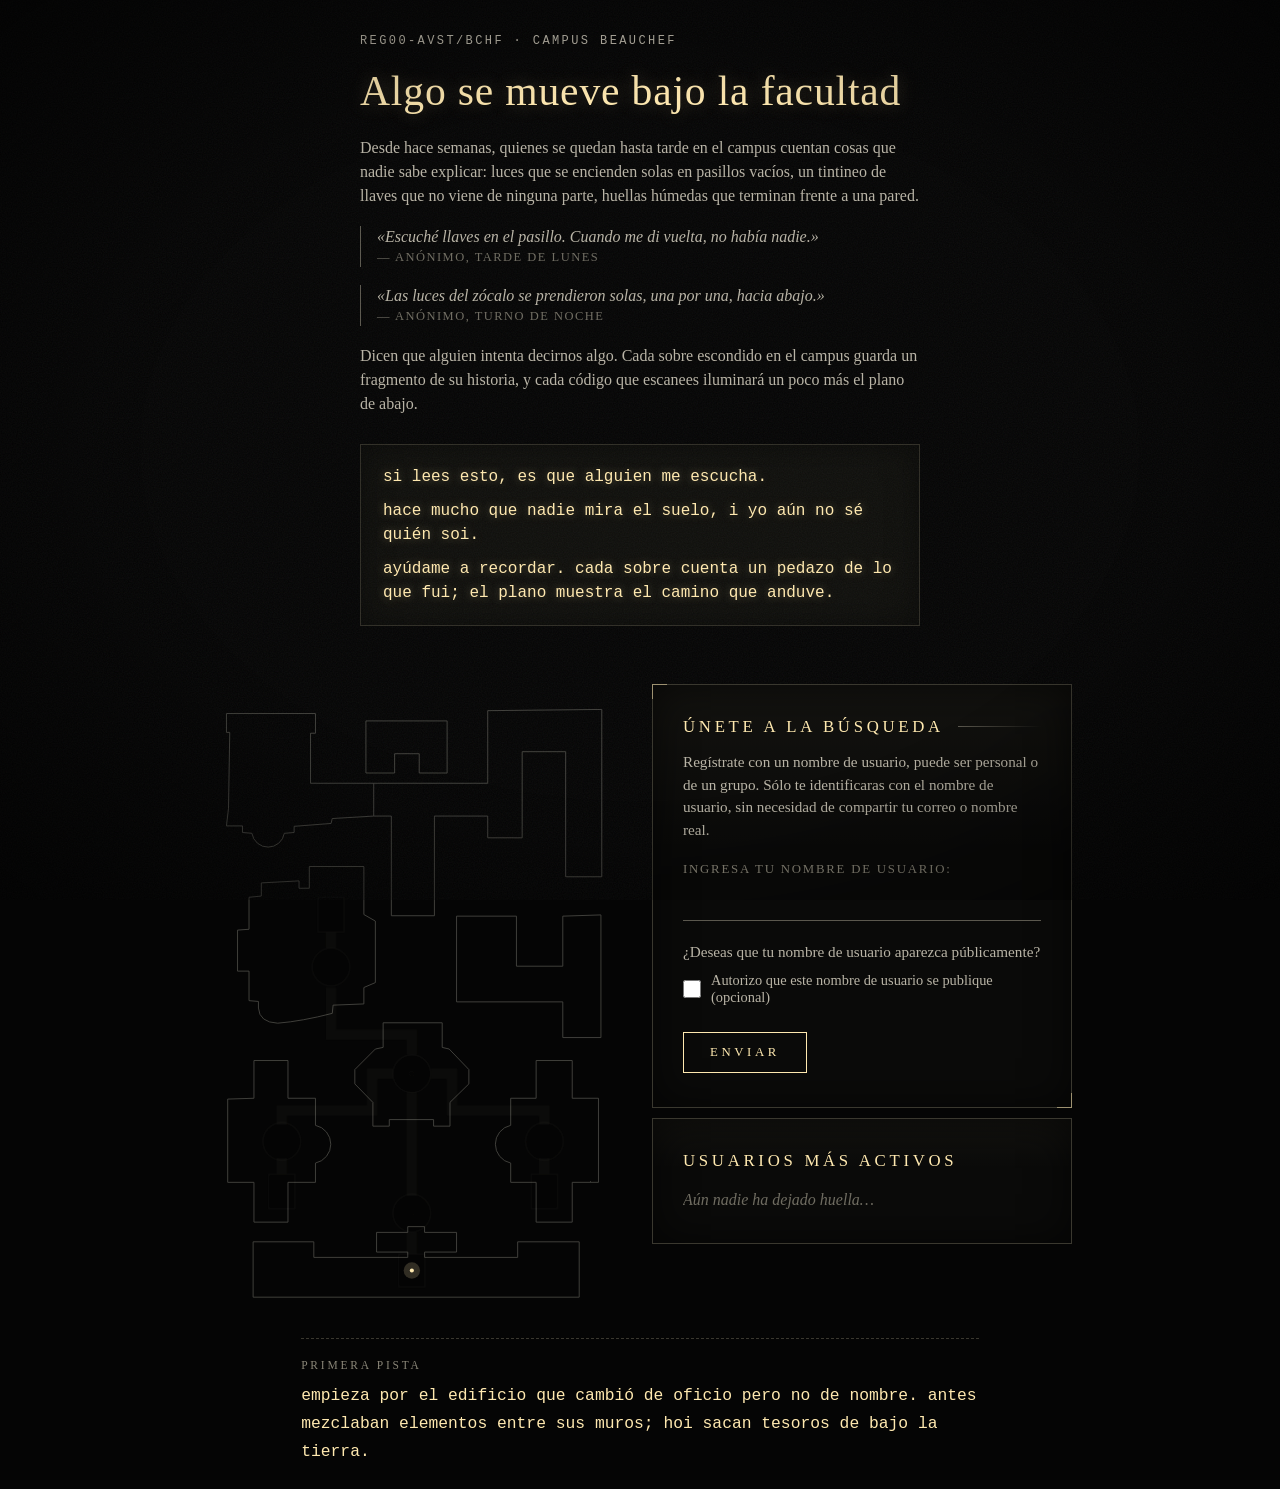
<file: index.html>
<!DOCTYPE html>
<html lang="es">

<head>
  <meta http-equiv="content-type" content="text/html; charset=UTF-8">
  <meta charset="utf-8">
  <meta name="viewport" content="width=device-width,initial-scale=1">
  <title>N0-DC/FC</title>
  <link rel="stylesheet" href="estilo.css">
</head>

<body>
  <section class="intro">
    <p class="registro">REG00-AVST/BCHF · Campus Beauchef</p>
    <h1>Algo se mueve bajo la facultad</h1>
    <p>
      Desde hace semanas, quienes se quedan hasta tarde en el campus cuentan cosas que nadie sabe explicar: luces que
      se encienden solas en pasillos vacíos, un tintineo de llaves que no viene de ninguna parte, huellas húmedas que
      terminan frente a una pared.
    </p>
    <blockquote>
      «Escuché llaves en el pasillo. Cuando me di vuelta, no había nadie.»
      <cite>anónimo, tarde de lunes</cite>
    </blockquote>
    <blockquote>
      «Las luces del zócalo se prendieron solas, una por una, hacia abajo.»
      <cite>anónimo, turno de noche</cite>
    </blockquote>
    <p>
      Dicen que alguien intenta decirnos algo. Cada sobre escondido en el campus guarda un fragmento de su historia, y
      cada código que escanees iluminará un poco más el plano de abajo.
    </p>
    <div class="fantasma">
      <p>si lees esto, es que alguien me escucha.</p>
      <p>hace mucho que nadie mira el suelo, i yo aún no sé quién soi.</p>
      <p>ayúdame a recordar. cada sobre cuenta un pedazo de lo que fui; el plano muestra el camino que anduve.</p>
    </div>
  </section>
  <div class="mapa">
    <svg xmlns="http://www.w3.org/2000/svg" viewBox="0 0 1024 1536" class="envejecido" data-encendidos="" role="img"
      aria-label="Plano de la red de túneles bajo la facultad">
      <title>IMG00-PLN/BCHF</title>
      <!--
  CÓMO ENCENDER NODOS
  Basta con escribir los números en el atributo del <svg>, separados por espacios:
    <svg data-encendidos="1 3"> ... </svg>   (JS: svg.dataset.encendidos = "1 3")
  Nodos: 1 Química · 2 Física · 3 Edificio Central · 4 Hidráulica/Civil/Geofísica · 5 Entrada (Escuela/Pajarera)
  Estilo de plano antiguo: quitar la clase "envejecido" del <svg> lo desactiva.
  Nivel de oscuridad inicial: cambiar la variable CSS apagado (0 = invisible).
-->
      <defs>
        <filter id="envejecido" x="-2%" y="-2%" width="104%" height="104%">
          <feTurbulence type="fractalNoise" baseFrequency="0.035" numOctaves="2" seed="7" result="r"></feTurbulence>
          <feDisplacementMap in="SourceGraphic" in2="r" scale="3" xChannelSelector="R" yChannelSelector="G" result="d">
          </feDisplacementMap>
          <feGaussianBlur in="d" stdDeviation="1.1"></feGaussianBlur>
        </filter>
      </defs>
      <style>
        svg {
          --apagado: .03
        }

        [data-nodo] {
          opacity: var(--apagado);
          transition: opacity 1.6s ease, filter 1.6s ease
        }

        [data-nodo].i {
          opacity: 0
        }

        svg[data-encendidos~="1"] [data-nodo="1"] {
          opacity: 1
        }

        svg[data-encendidos~="1"] [data-nodo="1"].o,
        svg[data-encendidos~="1"] [data-nodo="1"].c {
          filter: drop-shadow(0 0 5px rgba(255, 235, 185, .55))
        }

        svg[data-encendidos~="2"] [data-nodo="2"] {
          opacity: 1
        }

        svg[data-encendidos~="2"] [data-nodo="2"].o,
        svg[data-encendidos~="2"] [data-nodo="2"].c {
          filter: drop-shadow(0 0 5px rgba(255, 235, 185, .55))
        }

        svg[data-encendidos~="3"] [data-nodo="3"] {
          opacity: 1
        }

        svg[data-encendidos~="3"] [data-nodo="3"].o,
        svg[data-encendidos~="3"] [data-nodo="3"].c {
          filter: drop-shadow(0 0 5px rgba(255, 235, 185, .55))
        }

        svg[data-encendidos~="4"] [data-nodo="4"] {
          opacity: 1
        }

        svg[data-encendidos~="4"] [data-nodo="4"].o,
        svg[data-encendidos~="4"] [data-nodo="4"].c {
          filter: drop-shadow(0 0 5px rgba(255, 235, 185, .55))
        }

        svg[data-encendidos~="5"] [data-nodo="5"] {
          opacity: 1
        }

        svg[data-encendidos~="5"] [data-nodo="5"].o,
        svg[data-encendidos~="5"] [data-nodo="5"].c {
          filter: drop-shadow(0 0 5px rgba(255, 235, 185, .55))
        }

        /* Cuando los cinco nodos están encendidos, las líneas pasan a tonos verdes. */
        svg[data-encendidos~="1"][data-encendidos~="2"][data-encendidos~="3"][data-encendidos~="4"][data-encendidos~="5"] #facultad {
          stroke: #a8f0b5
        }

        svg[data-encendidos~="1"][data-encendidos~="2"][data-encendidos~="3"][data-encendidos~="4"][data-encendidos~="5"] #tuneles [stroke="#d9d4c7"] {
          stroke: #35e879 !important
        }

        svg.envejecido #facultad,
        svg.envejecido #tuneles {
          filter: url(#envejecido)
        }

        #facultad {
          opacity: .55
        }

        #luz-entrada {
          animation: pulso 2.6s ease-in-out infinite
        }

        @keyframes pulso {

          0%,
          100% {
            opacity: .5
          }

          50% {
            opacity: 1
          }
        }

        @media (prefers-reduced-motion:reduce) {
          #luz-entrada {
            animation: none
          }

          [data-nodo] {
            transition: none
          }
        }
      </style>
      <rect width="1024" height="1536" fill="#050505"></rect>
      <g id="facultad" fill="none" stroke="#7c7a72" stroke-width="2.2" stroke-linejoin="round">
        <path
          d="M45,72 L262,72 L262,120 L250,120 L250,242 L682,242 L682,65 L960,62 L960,470 L872,470 L872,165 L766,165 L766,375 L682,375 L682,322 L552,322 L552,565 L447,565 L447,322 L404,322 L303,328 L300,340 L210,347 L210,362 L186,364 A40,40 0 0 1 107,364 L84,362 L84,346 L45,346 L50,303 L53,118 L45,118 Z">
        </path>
        <path d="M404,242 L404,322"></path>
        <path d="M385,90 L583,90 L583,217 L515,217 L515,170 L455,170 L455,217 L385,217 Z"></path>
        <path
          d="M247,445 L380,445 L380,562 L408,578 L408,728 L380,740 L380,780 L305,783 L303,803 Q230,822 170,827 Q125,825 123,790 L123,774 L100,772 L100,700 L72,700 L72,600 L100,598 L100,520 L130,517 L130,485 L222,480 L222,498 L247,498 Z">
        </path>
        <path d="M606,566 L752,566 L752,688 L865,688 L865,566 L958,563 L958,862 L865,862 L865,775 L606,775 Z"></path>
        <path
          d="M427,826 L571,826 L571,886 L588,890 L636,940 L636,975 L590,1020 L590,1078 L550,1078 L550,1062 L442,1062 L442,1078 L402,1078 L402,1020 L358,975 L358,940 L408,890 L427,886 Z">
        </path>
        <path
          d="M112,918 L195,918 L195,1010 L262,1010 L262,1076 A47,47 0 0 1 262,1168 L262,1215 L195,1215 L195,1312 L112,1312 L112,1215 L48,1215 L48,1012 L112,1010 Z">
        </path>
        <path
          d="M800,918 L888,918 L888,1010 L952,1010 L952,1215 L888,1215 L888,1312 L800,1312 L800,1215 L738,1215 L738,1168 A47,47 0 0 1 738,1076 L738,1010 L800,1010 Z">
        </path>
        <path
          d="M110,1360 L258,1360 L258,1398 L487,1398 L487,1385 L411,1385 L411,1337 L487,1337 L487,1323 L528,1323 L528,1337 L606,1337 L606,1385 L528,1385 L528,1398 L755,1398 L755,1360 L905,1360 L905,1495 L110,1495 Z">
        </path>
      </g>
      <g id="tuneles">
        <g id="paredes">
          <path class="o" data-nodo="1" d="M543,950 L595,950 L595,1040 L820,1040 L820,1075" fill="none" stroke="#d9d4c7"
            stroke-width="26"></path>
          <path class="o" data-nodo="1" d="M820,1155 L820,1195" fill="none" stroke="#d9d4c7" stroke-width="26"></path>
          <path class="o" data-nodo="2" d="M451,950 L400,950 L400,1040 L180,1040 L180,1075" fill="none" stroke="#d9d4c7"
            stroke-width="26"></path>
          <path class="o" data-nodo="2" d="M180,1155 L180,1195" fill="none" stroke="#d9d4c7" stroke-width="26"></path>
          <path class="o" data-nodo="4" d="M497,904 L497,855 L300,855 L300,740" fill="none" stroke="#d9d4c7"
            stroke-width="26"></path>
          <path class="o" data-nodo="4" d="M300,644 L300,605" fill="none" stroke="#d9d4c7" stroke-width="26"></path>
          <path class="o" data-nodo="5" d="M497,996 L497,1248" fill="none" stroke="#d9d4c7" stroke-width="26"></path>
          <path class="o" data-nodo="5" d="M497,1336 L497,1390" fill="none" stroke="#d9d4c7" stroke-width="26"></path>
        </g>
        <g id="suelo">
          <path class="i" data-nodo="1" d="M543,950 L595,950 L595,1040 L820,1040 L820,1075" fill="none" stroke="#000"
            stroke-width="18"></path>
          <path class="i" data-nodo="1" d="M820,1155 L820,1195" fill="none" stroke="#000" stroke-width="18"></path>
          <path class="i" data-nodo="2" d="M451,950 L400,950 L400,1040 L180,1040 L180,1075" fill="none" stroke="#000"
            stroke-width="18"></path>
          <path class="i" data-nodo="2" d="M180,1155 L180,1195" fill="none" stroke="#000" stroke-width="18"></path>
          <path class="i" data-nodo="4" d="M497,904 L497,855 L300,855 L300,740" fill="none" stroke="#000"
            stroke-width="18"></path>
          <path class="i" data-nodo="4" d="M300,644 L300,605" fill="none" stroke="#000" stroke-width="18"></path>
          <path class="i" data-nodo="5" d="M497,996 L497,1248" fill="none" stroke="#000" stroke-width="18"></path>
          <path class="i" data-nodo="5" d="M497,1336 L497,1390" fill="none" stroke="#000" stroke-width="18"></path>
        </g>
        <g id="camaras">
          <g class="c" data-nodo="1">
            <circle cx="820" cy="1115" r="46" fill="#000" stroke="#d9d4c7" stroke-width="4"></circle>
            <circle cx="820" cy="1115" r="38" fill="none" stroke="#d9d4c7" stroke-width="1.4" opacity=".7"></circle>
          </g>
          <g class="c" data-nodo="1">
            <rect x="788" y="1195" width="64" height="84" fill="#000" stroke="#d9d4c7" stroke-width="4"></rect>
            <g stroke="#d9d4c7" stroke-width="1.6">
              <line x1="795" x2="845" y1="1271" y2="1271"></line>
              <line x1="795" x2="845" y1="1264" y2="1264"></line>
              <line x1="795" x2="845" y1="1257" y2="1257"></line>
              <line x1="795" x2="845" y1="1250" y2="1250"></line>
              <line x1="795" x2="845" y1="1243" y2="1243"></line>
              <line x1="795" x2="845" y1="1236" y2="1236"></line>
            </g>
          </g>
          <g class="c" data-nodo="2">
            <circle cx="180" cy="1115" r="46" fill="#000" stroke="#d9d4c7" stroke-width="4"></circle>
            <circle cx="180" cy="1115" r="38" fill="none" stroke="#d9d4c7" stroke-width="1.4" opacity=".7"></circle>
          </g>
          <g class="c" data-nodo="2">
            <rect x="148" y="1195" width="64" height="84" fill="#000" stroke="#d9d4c7" stroke-width="4"></rect>
            <g stroke="#d9d4c7" stroke-width="1.6">
              <line x1="155" x2="205" y1="1271" y2="1271"></line>
              <line x1="155" x2="205" y1="1264" y2="1264"></line>
              <line x1="155" x2="205" y1="1257" y2="1257"></line>
              <line x1="155" x2="205" y1="1250" y2="1250"></line>
              <line x1="155" x2="205" y1="1243" y2="1243"></line>
              <line x1="155" x2="205" y1="1236" y2="1236"></line>
            </g>
          </g>
          <g class="c" data-nodo="3">
            <circle cx="497" cy="950" r="46" fill="#000" stroke="#d9d4c7" stroke-width="4"></circle>
            <circle cx="497" cy="950" r="38" fill="none" stroke="#d9d4c7" stroke-width="1.4" opacity=".7"></circle>
            <circle cx="497" cy="950" r="6" fill="none" stroke="#d9d4c7" stroke-width="1.6"></circle>
          </g>
          <g class="c" data-nodo="4">
            <circle cx="300" cy="690" r="46" fill="#000" stroke="#d9d4c7" stroke-width="4"></circle>
            <circle cx="300" cy="690" r="38" fill="none" stroke="#d9d4c7" stroke-width="1.4" opacity=".7"></circle>
          </g>
          <g class="c" data-nodo="4">
            <rect x="268" y="520" width="64" height="85" fill="#000" stroke="#d9d4c7" stroke-width="4"></rect>
            <g stroke="#d9d4c7" stroke-width="1.6">
              <line x1="275" x2="325" y1="528" y2="528"></line>
              <line x1="275" x2="325" y1="535" y2="535"></line>
              <line x1="275" x2="325" y1="542" y2="542"></line>
              <line x1="275" x2="325" y1="549" y2="549"></line>
              <line x1="275" x2="325" y1="556" y2="556"></line>
              <line x1="275" x2="325" y1="563" y2="563"></line>
            </g>
          </g>
          <g class="c" data-nodo="5">
            <circle cx="497" cy="1290" r="46" fill="#000" stroke="#d9d4c7" stroke-width="4"></circle>
            <circle cx="497" cy="1290" r="38" fill="none" stroke="#d9d4c7" stroke-width="1.4" opacity=".7"></circle>
            <circle cx="497" cy="1290" r="6" fill="none" stroke="#d9d4c7" stroke-width="1.6"></circle>
          </g>
          <g class="c" data-nodo="5">
            <rect x="465" y="1390" width="64" height="80" fill="#000" stroke="#d9d4c7" stroke-width="4"></rect>
            <g stroke="#d9d4c7" stroke-width="1.6">
              <line x1="472" x2="522" y1="1462" y2="1462"></line>
              <line x1="472" x2="522" y1="1455" y2="1455"></line>
              <line x1="472" x2="522" y1="1448" y2="1448"></line>
              <line x1="472" x2="522" y1="1441" y2="1441"></line>
              <line x1="472" x2="522" y1="1434" y2="1434"></line>
              <line x1="472" x2="522" y1="1427" y2="1427"></line>
            </g>
          </g>
        </g>
      </g>
      <g id="luz-entrada">
        <circle cx="497" cy="1430" r="20" fill="#ffe9b0" opacity=".18"></circle>
        <circle cx="497" cy="1430" r="5" fill="#ffe9b0"></circle>
      </g>
    </svg>
  </div>
  <div class="panel">
    <form action="" method="post">
      <h2>Únete a la Búsqueda</h2>
      <p>
        Regístrate con un nombre de usuario, puede ser personal o de un grupo. Sólo te identificaras con el nombre de
        usuario, sin necesidad de compartir tu correo o nombre real.
      </p>
      <fieldset>
        <label for="username">Ingresa tu nombre de usuario:</label>
        <input id="username" type="text" name="username">
      </fieldset>
      <fieldset>
        <p>
          ¿Deseas que tu nombre de usuario aparezca públicamente?
        </p>
        <input id="permiso" type="checkbox" name="permiso">
        <label for="permiso">Autorizo que este nombre de usuario se publique (opcional)</label>
      </fieldset>
      <button>Enviar</button>
    </form>
    <div class="lista">
      <h2>Usuarios Más Activos</h2>
      <ol id="ranking"></ol>
    </div>
  </div>
  <div class="pista">
    <p class="etiqueta">Primera pista</p>
    <p>
      empieza por el edificio que cambió de oficio pero no de nombre. antes mezclaban elementos entre sus muros; hoi
      sacan tesoros de bajo la tierra.
    </p>
  </div>
  <script>
    const form = document.querySelector('form');
    form.addEventListener('submit', async e => {
      e.preventDefault();
      const username = form.username.value.trim().toLowerCase();
      if (!username) return;
      const data = new FormData();
      data.append('entry.491286071', username)
      if (form.permiso.checked) data.append('entry.887223705', 'si')
      await fetch('https://docs.google.com/forms/d/e/1FAIpQLScxYcImJv9_U4jmaB3Trth28m4rEBAxarH-VRDaRo4kZ8N23w/formResponse', {
        method: 'POST', mode: "no-cors", body: data
      });
      form.innerHTML = '<h2>Registro efectuado</h2><div class="fantasma"><p>nos vemos pronto...</p></div>';
    });

    const URL_EXEC = 'https://script.google.com/macros/s/AKfycbyQdV2jBFNyTV53gH-cZ4pWFwvyzVG-Ixjv7jdnIkvTS9vfE_5mOhrflKRkcd3DfwSB/exec';
    async function actualizarRanking() {
      const { ranking, contador } = await (await fetch(URL_EXEC)).json();
      document.querySelector('#ranking').replaceChildren(
        ...ranking.slice(1).map(([usuario, nodos]) => {
          const li = document.createElement('li');
          const nombre = document.createElement('span');
          nombre.className = 'nombre';
          nombre.textContent = usuario;
          const avance = document.createElement('span');
          avance.className = 'nodos';
          avance.textContent = `${nodos}/5`;
          if (Number(nodos) >= 5) li.classList.add('completo');
          li.append(nombre, avance);
          return li;
        })
      );

      var nodos = '', i = 1;
      contador.slice(1).forEach(([nodo, n]) => {
        if (n > 0) nodos += `${i} `;
        i++;
      });
      document.querySelector('svg').setAttribute('data-encendidos', nodos.trimEnd());

      if (nodos === '1 2 3 4 5 ') {
        document.querySelector('.pista').innerHTML = '<p id="victoria">Historia encontrada. Gracias por tu participación</p><p>Si tienes tiempo, responde nuestra <a href="https://forms.gle/YfL4CNswQJ6LALZTA" class="link">encuesta de salida</a> y visita el <a href="https://gran-republica.vercel.app/" class="link">landing page</a> de nuestro proyecto.</p>';
      }
    }
    actualizarRanking(); setInterval(actualizarRanking, 60000);
  </script>



</body>

</html>
</file>
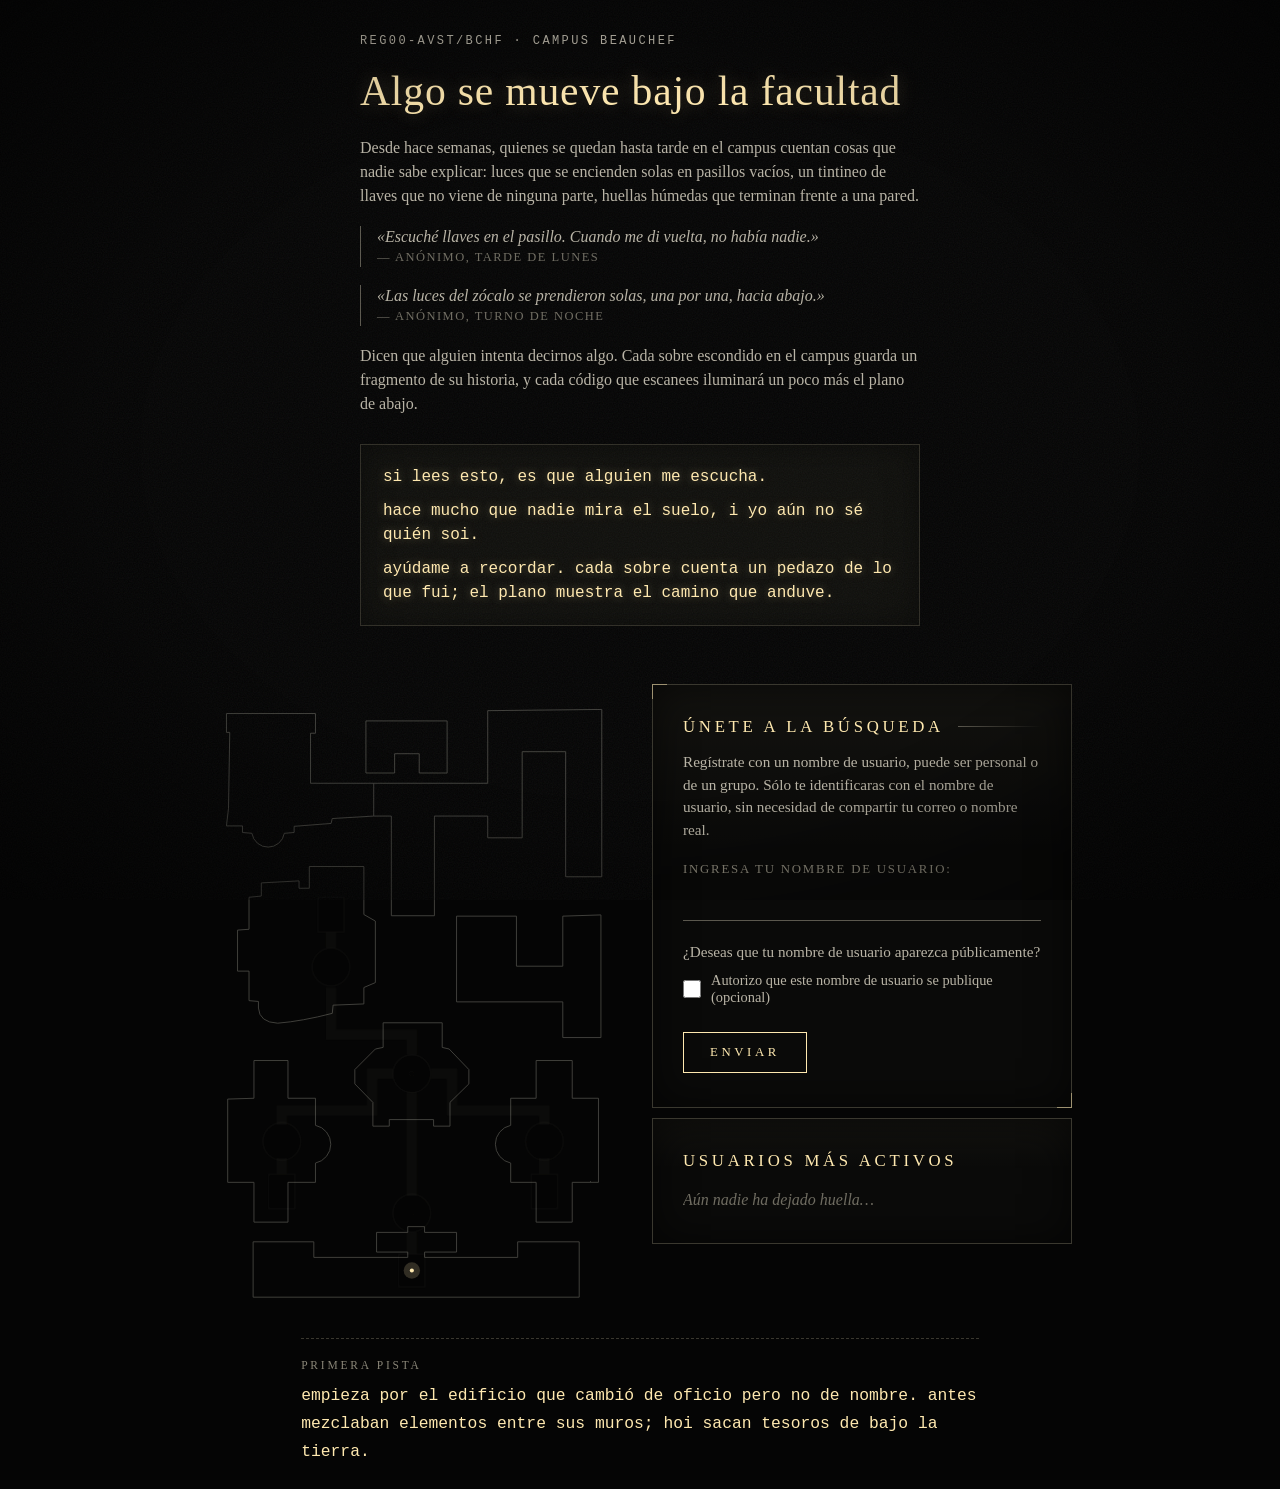
<file: N0.html>
<!doctype html>
<html lang="es">

<head>
  <meta charset="utf-8">
  <meta name="viewport" content="width=device-width,initial-scale=1">
  <title>N0-DC/FC</title>
  <link rel="stylesheet" href="estilo.css">
</head>

<body>
  <section class="intro">
    <p class="registro">REG00-AVST/BCHF · Campus Beauchef</p>
    <h1>Algo se mueve bajo la facultad</h1>
    <p>
      Desde hace semanas, quienes se quedan hasta tarde en el campus cuentan cosas que nadie sabe explicar: luces que
      se encienden solas en pasillos vacíos, un tintineo de llaves que no viene de ninguna parte, huellas húmedas que
      terminan frente a una pared.
    </p>
    <blockquote>
      «Escuché llaves en el pasillo. Cuando me di vuelta, no había nadie.»
      <cite>anónimo, tarde de lunes</cite>
    </blockquote>
    <blockquote>
      «Las luces del zócalo se prendieron solas, una por una, hacia abajo.»
      <cite>anónimo, turno de noche</cite>
    </blockquote>
    <p>
      Dicen que alguien intenta decirnos algo. Cada sobre escondido en el campus guarda un fragmento de su historia, y
      cada código que escanees iluminará un poco más el plano de abajo.
    </p>
    <div class="fantasma">
      <p>si lees esto, es que alguien me escucha.</p>
      <p>hace mucho que nadie mira el suelo, i yo aún no sé quién soi.</p>
      <p>ayúdame a recordar. cada sobre cuenta un pedazo de lo que fui; el plano muestra el camino que anduve.</p>
    </div>
  </section>
  <div class="mapa">
    <svg xmlns="http://www.w3.org/2000/svg" viewBox="0 0 1024 1536" class="envejecido" data-encendidos="" role="img"
      aria-label="Plano de la red de túneles bajo la facultad">
      <title>IMG00-PLN/BCHF</title>
      <!--
  CÓMO ENCENDER NODOS
  Basta con escribir los números en el atributo del <svg>, separados por espacios:
    <svg data-encendidos="1 3"> ... </svg>   (JS: svg.dataset.encendidos = "1 3")
  Nodos: 1 Química · 2 Física · 3 Edificio Central · 4 Hidráulica/Civil/Geofísica · 5 Entrada (Escuela/Pajarera)
  Estilo de plano antiguo: quitar la clase "envejecido" del <svg> lo desactiva.
  Nivel de oscuridad inicial: cambiar la variable CSS apagado (0 = invisible).
-->
      <defs>
        <filter id="envejecido" x="-2%" y="-2%" width="104%" height="104%">
          <feTurbulence type="fractalNoise" baseFrequency="0.035" numOctaves="2" seed="7" result="r" />
          <feDisplacementMap in="SourceGraphic" in2="r" scale="3" xChannelSelector="R" yChannelSelector="G"
            result="d" />
          <feGaussianBlur in="d" stdDeviation="1.1" />
        </filter>
      </defs>
      <style>
        svg {
          --apagado: .03
        }

        [data-nodo] {
          opacity: var(--apagado);
          transition: opacity 1.6s ease, filter 1.6s ease
        }

        [data-nodo].i {
          opacity: 0
        }

        svg[data-encendidos~="1"] [data-nodo="1"] {
          opacity: 1
        }

        svg[data-encendidos~="1"] [data-nodo="1"].o,
        svg[data-encendidos~="1"] [data-nodo="1"].c {
          filter: drop-shadow(0 0 5px rgba(255, 235, 185, .55))
        }

        svg[data-encendidos~="2"] [data-nodo="2"] {
          opacity: 1
        }

        svg[data-encendidos~="2"] [data-nodo="2"].o,
        svg[data-encendidos~="2"] [data-nodo="2"].c {
          filter: drop-shadow(0 0 5px rgba(255, 235, 185, .55))
        }

        svg[data-encendidos~="3"] [data-nodo="3"] {
          opacity: 1
        }

        svg[data-encendidos~="3"] [data-nodo="3"].o,
        svg[data-encendidos~="3"] [data-nodo="3"].c {
          filter: drop-shadow(0 0 5px rgba(255, 235, 185, .55))
        }

        svg[data-encendidos~="4"] [data-nodo="4"] {
          opacity: 1
        }

        svg[data-encendidos~="4"] [data-nodo="4"].o,
        svg[data-encendidos~="4"] [data-nodo="4"].c {
          filter: drop-shadow(0 0 5px rgba(255, 235, 185, .55))
        }

        svg[data-encendidos~="5"] [data-nodo="5"] {
          opacity: 1
        }

        svg[data-encendidos~="5"] [data-nodo="5"].o,
        svg[data-encendidos~="5"] [data-nodo="5"].c {
          filter: drop-shadow(0 0 5px rgba(255, 235, 185, .55))
        }

        /* Cuando los cinco nodos están encendidos, las líneas pasan a tonos verdes. */
        svg[data-encendidos~="1"][data-encendidos~="2"][data-encendidos~="3"][data-encendidos~="4"][data-encendidos~="5"] #facultad {
          stroke: #a8f0b5
        }

        svg[data-encendidos~="1"][data-encendidos~="2"][data-encendidos~="3"][data-encendidos~="4"][data-encendidos~="5"] #tuneles [stroke="#d9d4c7"] {
          stroke: #35e879 !important
        }

        svg.envejecido #facultad,
        svg.envejecido #tuneles {
          filter: url(#envejecido)
        }

        #facultad {
          opacity: .55
        }

        #luz-entrada {
          animation: pulso 2.6s ease-in-out infinite
        }

        @keyframes pulso {

          0%,
          100% {
            opacity: .5
          }

          50% {
            opacity: 1
          }
        }

        @media (prefers-reduced-motion:reduce) {
          #luz-entrada {
            animation: none
          }

          [data-nodo] {
            transition: none
          }
        }
      </style>
      <rect width="1024" height="1536" fill="#050505" />
      <g id="facultad" fill="none" stroke="#7c7a72" stroke-width="2.2" stroke-linejoin="round">
        <path
          d="M45,72 L262,72 L262,120 L250,120 L250,242 L682,242 L682,65 L960,62 L960,470 L872,470 L872,165 L766,165 L766,375 L682,375 L682,322 L552,322 L552,565 L447,565 L447,322 L404,322 L303,328 L300,340 L210,347 L210,362 L186,364 A40,40 0 0 1 107,364 L84,362 L84,346 L45,346 L50,303 L53,118 L45,118 Z" />
        <path d="M404,242 L404,322" />
        <path d="M385,90 L583,90 L583,217 L515,217 L515,170 L455,170 L455,217 L385,217 Z" />
        <path
          d="M247,445 L380,445 L380,562 L408,578 L408,728 L380,740 L380,780 L305,783 L303,803 Q230,822 170,827 Q125,825 123,790 L123,774 L100,772 L100,700 L72,700 L72,600 L100,598 L100,520 L130,517 L130,485 L222,480 L222,498 L247,498 Z" />
        <path d="M606,566 L752,566 L752,688 L865,688 L865,566 L958,563 L958,862 L865,862 L865,775 L606,775 Z" />
        <path
          d="M427,826 L571,826 L571,886 L588,890 L636,940 L636,975 L590,1020 L590,1078 L550,1078 L550,1062 L442,1062 L442,1078 L402,1078 L402,1020 L358,975 L358,940 L408,890 L427,886 Z" />
        <path
          d="M112,918 L195,918 L195,1010 L262,1010 L262,1076 A47,47 0 0 1 262,1168 L262,1215 L195,1215 L195,1312 L112,1312 L112,1215 L48,1215 L48,1012 L112,1010 Z" />
        <path
          d="M800,918 L888,918 L888,1010 L952,1010 L952,1215 L888,1215 L888,1312 L800,1312 L800,1215 L738,1215 L738,1168 A47,47 0 0 1 738,1076 L738,1010 L800,1010 Z" />
        <path
          d="M110,1360 L258,1360 L258,1398 L487,1398 L487,1385 L411,1385 L411,1337 L487,1337 L487,1323 L528,1323 L528,1337 L606,1337 L606,1385 L528,1385 L528,1398 L755,1398 L755,1360 L905,1360 L905,1495 L110,1495 Z" />
      </g>
      <g id="tuneles">
        <g id="paredes">
          <path class="o" data-nodo="1" d="M543,950 L595,950 L595,1040 L820,1040 L820,1075" fill="none" stroke="#d9d4c7"
            stroke-width="26" />
          <path class="o" data-nodo="1" d="M820,1155 L820,1195" fill="none" stroke="#d9d4c7" stroke-width="26" />
          <path class="o" data-nodo="2" d="M451,950 L400,950 L400,1040 L180,1040 L180,1075" fill="none" stroke="#d9d4c7"
            stroke-width="26" />
          <path class="o" data-nodo="2" d="M180,1155 L180,1195" fill="none" stroke="#d9d4c7" stroke-width="26" />
          <path class="o" data-nodo="4" d="M497,904 L497,855 L300,855 L300,740" fill="none" stroke="#d9d4c7"
            stroke-width="26" />
          <path class="o" data-nodo="4" d="M300,644 L300,605" fill="none" stroke="#d9d4c7" stroke-width="26" />
          <path class="o" data-nodo="5" d="M497,996 L497,1248" fill="none" stroke="#d9d4c7" stroke-width="26" />
          <path class="o" data-nodo="5" d="M497,1336 L497,1390" fill="none" stroke="#d9d4c7" stroke-width="26" />
        </g>
        <g id="suelo">
          <path class="i" data-nodo="1" d="M543,950 L595,950 L595,1040 L820,1040 L820,1075" fill="none" stroke="#000"
            stroke-width="18" />
          <path class="i" data-nodo="1" d="M820,1155 L820,1195" fill="none" stroke="#000" stroke-width="18" />
          <path class="i" data-nodo="2" d="M451,950 L400,950 L400,1040 L180,1040 L180,1075" fill="none" stroke="#000"
            stroke-width="18" />
          <path class="i" data-nodo="2" d="M180,1155 L180,1195" fill="none" stroke="#000" stroke-width="18" />
          <path class="i" data-nodo="4" d="M497,904 L497,855 L300,855 L300,740" fill="none" stroke="#000"
            stroke-width="18" />
          <path class="i" data-nodo="4" d="M300,644 L300,605" fill="none" stroke="#000" stroke-width="18" />
          <path class="i" data-nodo="5" d="M497,996 L497,1248" fill="none" stroke="#000" stroke-width="18" />
          <path class="i" data-nodo="5" d="M497,1336 L497,1390" fill="none" stroke="#000" stroke-width="18" />
        </g>
        <g id="camaras">
          <g class="c" data-nodo="1">
            <circle cx="820" cy="1115" r="46" fill="#000" stroke="#d9d4c7" stroke-width="4" />
            <circle cx="820" cy="1115" r="38" fill="none" stroke="#d9d4c7" stroke-width="1.4" opacity=".7" />
          </g>
          <g class="c" data-nodo="1">
            <rect x="788" y="1195" width="64" height="84" fill="#000" stroke="#d9d4c7" stroke-width="4" />
            <g stroke="#d9d4c7" stroke-width="1.6">
              <line x1="795" x2="845" y1="1271" y2="1271" />
              <line x1="795" x2="845" y1="1264" y2="1264" />
              <line x1="795" x2="845" y1="1257" y2="1257" />
              <line x1="795" x2="845" y1="1250" y2="1250" />
              <line x1="795" x2="845" y1="1243" y2="1243" />
              <line x1="795" x2="845" y1="1236" y2="1236" />
            </g>
          </g>
          <g class="c" data-nodo="2">
            <circle cx="180" cy="1115" r="46" fill="#000" stroke="#d9d4c7" stroke-width="4" />
            <circle cx="180" cy="1115" r="38" fill="none" stroke="#d9d4c7" stroke-width="1.4" opacity=".7" />
          </g>
          <g class="c" data-nodo="2">
            <rect x="148" y="1195" width="64" height="84" fill="#000" stroke="#d9d4c7" stroke-width="4" />
            <g stroke="#d9d4c7" stroke-width="1.6">
              <line x1="155" x2="205" y1="1271" y2="1271" />
              <line x1="155" x2="205" y1="1264" y2="1264" />
              <line x1="155" x2="205" y1="1257" y2="1257" />
              <line x1="155" x2="205" y1="1250" y2="1250" />
              <line x1="155" x2="205" y1="1243" y2="1243" />
              <line x1="155" x2="205" y1="1236" y2="1236" />
            </g>
          </g>
          <g class="c" data-nodo="3">
            <circle cx="497" cy="950" r="46" fill="#000" stroke="#d9d4c7" stroke-width="4" />
            <circle cx="497" cy="950" r="38" fill="none" stroke="#d9d4c7" stroke-width="1.4" opacity=".7" />
            <circle cx="497" cy="950" r="6" fill="none" stroke="#d9d4c7" stroke-width="1.6" />
          </g>
          <g class="c" data-nodo="4">
            <circle cx="300" cy="690" r="46" fill="#000" stroke="#d9d4c7" stroke-width="4" />
            <circle cx="300" cy="690" r="38" fill="none" stroke="#d9d4c7" stroke-width="1.4" opacity=".7" />
          </g>
          <g class="c" data-nodo="4">
            <rect x="268" y="520" width="64" height="85" fill="#000" stroke="#d9d4c7" stroke-width="4" />
            <g stroke="#d9d4c7" stroke-width="1.6">
              <line x1="275" x2="325" y1="528" y2="528" />
              <line x1="275" x2="325" y1="535" y2="535" />
              <line x1="275" x2="325" y1="542" y2="542" />
              <line x1="275" x2="325" y1="549" y2="549" />
              <line x1="275" x2="325" y1="556" y2="556" />
              <line x1="275" x2="325" y1="563" y2="563" />
            </g>
          </g>
          <g class="c" data-nodo="5">
            <circle cx="497" cy="1290" r="46" fill="#000" stroke="#d9d4c7" stroke-width="4" />
            <circle cx="497" cy="1290" r="38" fill="none" stroke="#d9d4c7" stroke-width="1.4" opacity=".7" />
            <circle cx="497" cy="1290" r="6" fill="none" stroke="#d9d4c7" stroke-width="1.6" />
          </g>
          <g class="c" data-nodo="5">
            <rect x="465" y="1390" width="64" height="80" fill="#000" stroke="#d9d4c7" stroke-width="4" />
            <g stroke="#d9d4c7" stroke-width="1.6">
              <line x1="472" x2="522" y1="1462" y2="1462" />
              <line x1="472" x2="522" y1="1455" y2="1455" />
              <line x1="472" x2="522" y1="1448" y2="1448" />
              <line x1="472" x2="522" y1="1441" y2="1441" />
              <line x1="472" x2="522" y1="1434" y2="1434" />
              <line x1="472" x2="522" y1="1427" y2="1427" />
            </g>
          </g>
        </g>
      </g>
      <g id="luz-entrada">
        <circle cx="497" cy="1430" r="20" fill="#ffe9b0" opacity=".18" />
        <circle cx="497" cy="1430" r="5" fill="#ffe9b0" />
      </g>
    </svg>
  </div>
  <div class="panel">
    <form action="" method="post">
      <h2>Únete a la Búsqueda</h2>
      <p>
        Regístrate con un nombre de usuario, puede ser personal o de un grupo. Sólo te identificaras con el nombre de
        usuario, sin necesidad de compartir tu correo o nombre real.
      </p>
      <fieldset>
        <label for="username">Ingresa tu nombre de usuario:</label>
        <input id="username" type="text" name="username">
      </fieldset>
      <fieldset>
        <p>
          ¿Deseas que tu nombre de usuario aparezca públicamente?
        </p>
        <input id="permiso" type="checkbox" name="permiso">
        <label for="permiso">Autorizo que este nombre de usuario se publique (opcional)</label>
      </fieldset>
      <button>Enviar</button>
    </form>
    <div class="lista">
      <h2>Usuarios Más Activos</h2>
      <ol id="ranking"></ol>
    </div>
  </div>
  <div class="pista">
    <p class="etiqueta">Primera pista</p>
    <p>
      empieza por el edificio que cambió de oficio pero no de nombre. antes mezclaban elementos entre sus muros; hoi
      sacan tesoros de bajo la tierra.
    </p>
  </div>
  <script>
    const form = document.querySelector('form');
    form.addEventListener('submit', async e => {
      e.preventDefault();
      const username = form.username.value.trim().toLowerCase();
      if (!username) return;
      const data = new FormData();
      data.append('entry.491286071', username)
      if (form.permiso.checked) data.append('entry.887223705', 'si')
      await fetch('https://docs.google.com/forms/d/e/1FAIpQLScxYcImJv9_U4jmaB3Trth28m4rEBAxarH-VRDaRo4kZ8N23w/formResponse', {
        method: 'POST', mode: "no-cors", body: data
      });
      form.innerHTML = '<h2>Registro efectuado</h2><div class="fantasma"><p>nos vemos pronto...</p></div>';
    });

    const URL_EXEC = 'https://script.google.com/macros/s/AKfycbyQdV2jBFNyTV53gH-cZ4pWFwvyzVG-Ixjv7jdnIkvTS9vfE_5mOhrflKRkcd3DfwSB/exec';
    async function actualizarRanking() {
      const { ranking, contador } = await (await fetch(URL_EXEC)).json();
      document.querySelector('#ranking').replaceChildren(
        ...ranking.slice(1).map(([usuario, nodos]) => {
          const li = document.createElement('li');
          const nombre = document.createElement('span');
          nombre.className = 'nombre';
          nombre.textContent = usuario;
          const avance = document.createElement('span');
          avance.className = 'nodos';
          avance.textContent = `${nodos} sobres encontrados`;
          if (Number(nodos) >= 5) li.classList.add('completo');
          li.append(nombre, avance);
          return li;
        })
      );

      var nodos = '', i = 1;
      contador.slice(1).forEach(([nodo, n]) => {
        if (n > 0) nodos += `${i} `;
        i++;
      });
      document.querySelector('svg').setAttribute('data-encendidos', nodos.trimEnd());

      if (nodos === '1 2 3 4 5 ') {
        document.querySelector('.pista').innerHTML = '<p id="victoria">Historia encontrada. Gracias por tu participación</p><p>Si tienes tiempo, responde la siguiente encuesta:</p><p>[INSERTAR LINK A ENCUESTA DE SATISFACCIÓN]</p>';
      }
    }
    actualizarRanking(); setInterval(actualizarRanking, 60000);
  </script>
</body>

</html>
</file>
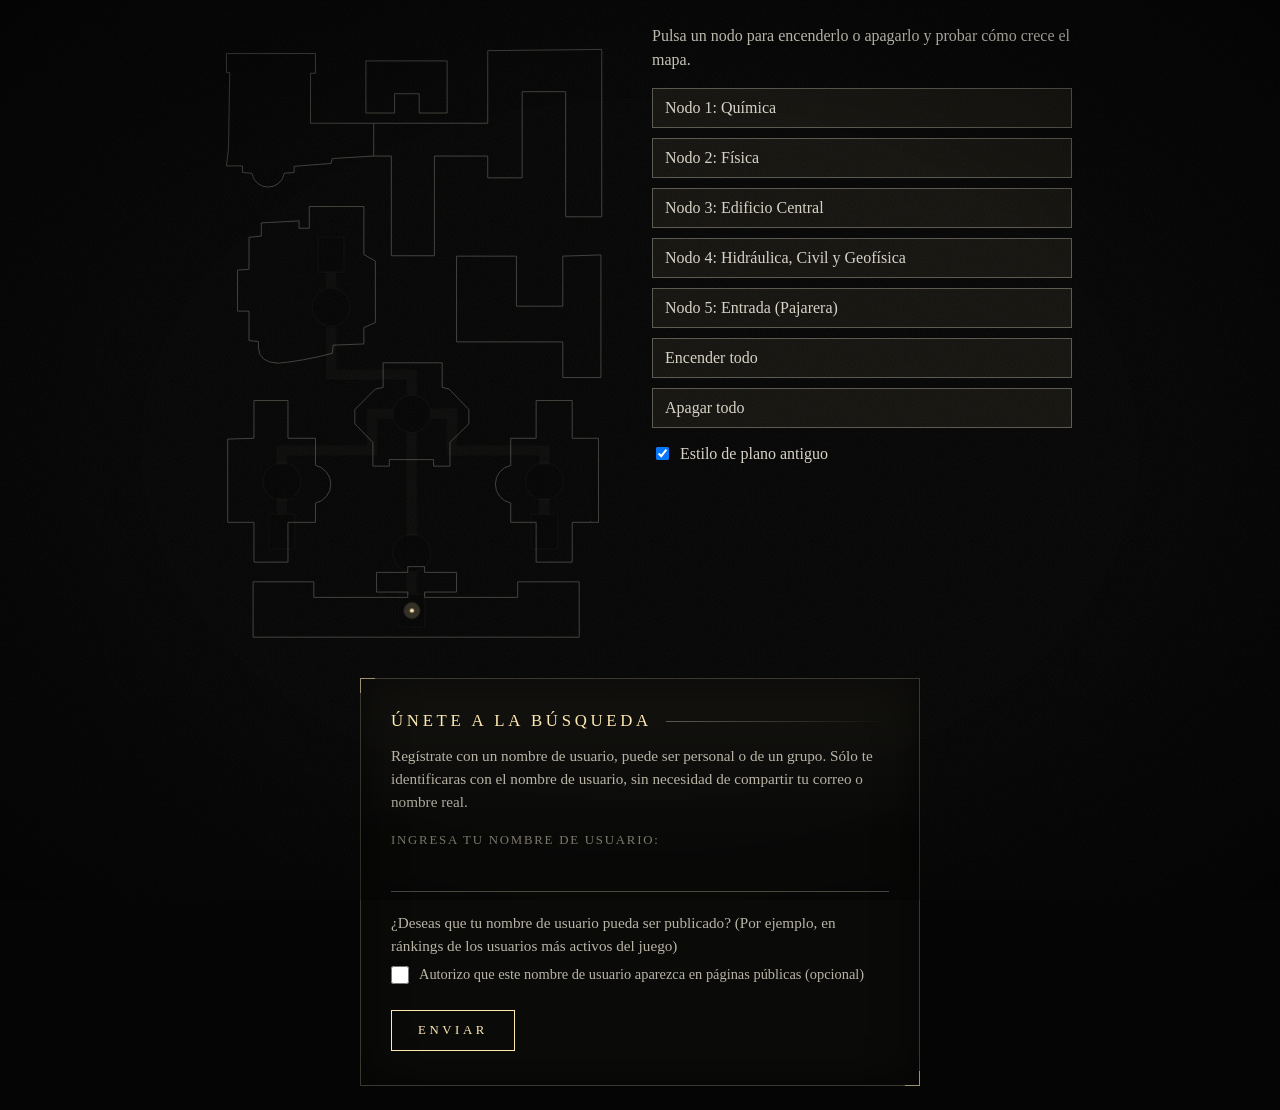
<file: prueba-mapa-verde.html>
<!doctype html>
<html lang="es">

<head>
  <meta charset="utf-8">
  <meta name="viewport" content="width=device-width,initial-scale=1">
  <title>N0-DC/FC</title>
  <link rel="stylesheet" href="estilo.css">
</head>

<body>
  <div class="mapa">
    <svg xmlns="http://www.w3.org/2000/svg" viewBox="0 0 1024 1536" class="envejecido" data-encendidos="" role="img"
      aria-label="Plano de la red de túneles bajo la facultad">
      <title>IMG00-PLN/BCHF</title>
      <!--
  CÓMO ENCENDER NODOS
  Basta con escribir los números en el atributo del <svg>, separados por espacios:
    <svg data-encendidos="1 3"> ... </svg>   (JS: svg.dataset.encendidos = "1 3")
  Nodos: 1 Química · 2 Física · 3 Edificio Central · 4 Hidráulica/Civil/Geofísica · 5 Entrada (Escuela/Pajarera)
  Estilo de plano antiguo: quitar la clase "envejecido" del <svg> lo desactiva.
  Nivel de oscuridad inicial: cambiar la variable CSS apagado (0 = invisible).
-->
      <defs>
        <filter id="envejecido" x="-2%" y="-2%" width="104%" height="104%">
          <feTurbulence type="fractalNoise" baseFrequency="0.035" numOctaves="2" seed="7" result="r" />
          <feDisplacementMap in="SourceGraphic" in2="r" scale="3" xChannelSelector="R" yChannelSelector="G"
            result="d" />
          <feGaussianBlur in="d" stdDeviation="1.1" />
        </filter>
      </defs>
      <style>
        svg {
          --apagado: .03
        }

        [data-nodo] {
          opacity: var(--apagado);
          transition: opacity 1.6s ease, filter 1.6s ease
        }

        [data-nodo].i {
          opacity: 0
        }

        svg[data-encendidos~="1"] [data-nodo="1"] {
          opacity: 1
        }

        svg[data-encendidos~="1"] [data-nodo="1"].o,
        svg[data-encendidos~="1"] [data-nodo="1"].c {
          filter: drop-shadow(0 0 5px rgba(255, 235, 185, .55))
        }

        svg[data-encendidos~="2"] [data-nodo="2"] {
          opacity: 1
        }

        svg[data-encendidos~="2"] [data-nodo="2"].o,
        svg[data-encendidos~="2"] [data-nodo="2"].c {
          filter: drop-shadow(0 0 5px rgba(255, 235, 185, .55))
        }

        svg[data-encendidos~="3"] [data-nodo="3"] {
          opacity: 1
        }

        svg[data-encendidos~="3"] [data-nodo="3"].o,
        svg[data-encendidos~="3"] [data-nodo="3"].c {
          filter: drop-shadow(0 0 5px rgba(255, 235, 185, .55))
        }

        svg[data-encendidos~="4"] [data-nodo="4"] {
          opacity: 1
        }

        svg[data-encendidos~="4"] [data-nodo="4"].o,
        svg[data-encendidos~="4"] [data-nodo="4"].c {
          filter: drop-shadow(0 0 5px rgba(255, 235, 185, .55))
        }

        svg[data-encendidos~="5"] [data-nodo="5"] {
          opacity: 1
        }

        svg[data-encendidos~="5"] [data-nodo="5"].o,
        svg[data-encendidos~="5"] [data-nodo="5"].c {
          filter: drop-shadow(0 0 5px rgba(255, 235, 185, .55))
        }

        /* Cuando los cinco nodos están encendidos, las líneas pasan a tonos verdes. */
        svg[data-encendidos~="1"][data-encendidos~="2"][data-encendidos~="3"][data-encendidos~="4"][data-encendidos~="5"] #facultad {
          stroke: #a8f0b5
        }

        svg[data-encendidos~="1"][data-encendidos~="2"][data-encendidos~="3"][data-encendidos~="4"][data-encendidos~="5"] #tuneles [stroke="#d9d4c7"] {
          stroke: #35e879 !important
        }

        svg.envejecido #facultad,
        svg.envejecido #tuneles {
          filter: url(#envejecido)
        }

        #facultad {
          opacity: .55
        }

        #luz-entrada {
          animation: pulso 2.6s ease-in-out infinite
        }

        @keyframes pulso {

          0%,
          100% {
            opacity: .5
          }

          50% {
            opacity: 1
          }
        }

        @media (prefers-reduced-motion:reduce) {
          #luz-entrada {
            animation: none
          }

          [data-nodo] {
            transition: none
          }
        }
      </style>
      <rect width="1024" height="1536" fill="#050505" />
      <g id="facultad" fill="none" stroke="#7c7a72" stroke-width="2.2" stroke-linejoin="round">
        <path
          d="M45,72 L262,72 L262,120 L250,120 L250,242 L682,242 L682,65 L960,62 L960,470 L872,470 L872,165 L766,165 L766,375 L682,375 L682,322 L552,322 L552,565 L447,565 L447,322 L404,322 L303,328 L300,340 L210,347 L210,362 L186,364 A40,40 0 0 1 107,364 L84,362 L84,346 L45,346 L50,303 L53,118 L45,118 Z" />
        <path d="M404,242 L404,322" />
        <path d="M385,90 L583,90 L583,217 L515,217 L515,170 L455,170 L455,217 L385,217 Z" />
        <path
          d="M247,445 L380,445 L380,562 L408,578 L408,728 L380,740 L380,780 L305,783 L303,803 Q230,822 170,827 Q125,825 123,790 L123,774 L100,772 L100,700 L72,700 L72,600 L100,598 L100,520 L130,517 L130,485 L222,480 L222,498 L247,498 Z" />
        <path d="M606,566 L752,566 L752,688 L865,688 L865,566 L958,563 L958,862 L865,862 L865,775 L606,775 Z" />
        <path
          d="M427,826 L571,826 L571,886 L588,890 L636,940 L636,975 L590,1020 L590,1078 L550,1078 L550,1062 L442,1062 L442,1078 L402,1078 L402,1020 L358,975 L358,940 L408,890 L427,886 Z" />
        <path
          d="M112,918 L195,918 L195,1010 L262,1010 L262,1076 A47,47 0 0 1 262,1168 L262,1215 L195,1215 L195,1312 L112,1312 L112,1215 L48,1215 L48,1012 L112,1010 Z" />
        <path
          d="M800,918 L888,918 L888,1010 L952,1010 L952,1215 L888,1215 L888,1312 L800,1312 L800,1215 L738,1215 L738,1168 A47,47 0 0 1 738,1076 L738,1010 L800,1010 Z" />
        <path
          d="M110,1360 L258,1360 L258,1398 L487,1398 L487,1385 L411,1385 L411,1337 L487,1337 L487,1323 L528,1323 L528,1337 L606,1337 L606,1385 L528,1385 L528,1398 L755,1398 L755,1360 L905,1360 L905,1495 L110,1495 Z" />
      </g>
      <g id="tuneles">
        <g id="paredes">
          <path class="o" data-nodo="1" d="M543,950 L595,950 L595,1040 L820,1040 L820,1075" fill="none" stroke="#d9d4c7"
            stroke-width="26" />
          <path class="o" data-nodo="1" d="M820,1155 L820,1195" fill="none" stroke="#d9d4c7" stroke-width="26" />
          <path class="o" data-nodo="2" d="M451,950 L400,950 L400,1040 L180,1040 L180,1075" fill="none" stroke="#d9d4c7"
            stroke-width="26" />
          <path class="o" data-nodo="2" d="M180,1155 L180,1195" fill="none" stroke="#d9d4c7" stroke-width="26" />
          <path class="o" data-nodo="4" d="M497,904 L497,855 L300,855 L300,740" fill="none" stroke="#d9d4c7"
            stroke-width="26" />
          <path class="o" data-nodo="4" d="M300,644 L300,605" fill="none" stroke="#d9d4c7" stroke-width="26" />
          <path class="o" data-nodo="5" d="M497,996 L497,1248" fill="none" stroke="#d9d4c7" stroke-width="26" />
          <path class="o" data-nodo="5" d="M497,1336 L497,1390" fill="none" stroke="#d9d4c7" stroke-width="26" />
        </g>
        <g id="suelo">
          <path class="i" data-nodo="1" d="M543,950 L595,950 L595,1040 L820,1040 L820,1075" fill="none" stroke="#000"
            stroke-width="18" />
          <path class="i" data-nodo="1" d="M820,1155 L820,1195" fill="none" stroke="#000" stroke-width="18" />
          <path class="i" data-nodo="2" d="M451,950 L400,950 L400,1040 L180,1040 L180,1075" fill="none" stroke="#000"
            stroke-width="18" />
          <path class="i" data-nodo="2" d="M180,1155 L180,1195" fill="none" stroke="#000" stroke-width="18" />
          <path class="i" data-nodo="4" d="M497,904 L497,855 L300,855 L300,740" fill="none" stroke="#000"
            stroke-width="18" />
          <path class="i" data-nodo="4" d="M300,644 L300,605" fill="none" stroke="#000" stroke-width="18" />
          <path class="i" data-nodo="5" d="M497,996 L497,1248" fill="none" stroke="#000" stroke-width="18" />
          <path class="i" data-nodo="5" d="M497,1336 L497,1390" fill="none" stroke="#000" stroke-width="18" />
        </g>
        <g id="camaras">
          <g class="c" data-nodo="1">
            <circle cx="820" cy="1115" r="46" fill="#000" stroke="#d9d4c7" stroke-width="4" />
            <circle cx="820" cy="1115" r="38" fill="none" stroke="#d9d4c7" stroke-width="1.4" opacity=".7" />
          </g>
          <g class="c" data-nodo="1">
            <rect x="788" y="1195" width="64" height="84" fill="#000" stroke="#d9d4c7" stroke-width="4" />
            <g stroke="#d9d4c7" stroke-width="1.6">
              <line x1="795" x2="845" y1="1271" y2="1271" />
              <line x1="795" x2="845" y1="1264" y2="1264" />
              <line x1="795" x2="845" y1="1257" y2="1257" />
              <line x1="795" x2="845" y1="1250" y2="1250" />
              <line x1="795" x2="845" y1="1243" y2="1243" />
              <line x1="795" x2="845" y1="1236" y2="1236" />
            </g>
          </g>
          <g class="c" data-nodo="2">
            <circle cx="180" cy="1115" r="46" fill="#000" stroke="#d9d4c7" stroke-width="4" />
            <circle cx="180" cy="1115" r="38" fill="none" stroke="#d9d4c7" stroke-width="1.4" opacity=".7" />
          </g>
          <g class="c" data-nodo="2">
            <rect x="148" y="1195" width="64" height="84" fill="#000" stroke="#d9d4c7" stroke-width="4" />
            <g stroke="#d9d4c7" stroke-width="1.6">
              <line x1="155" x2="205" y1="1271" y2="1271" />
              <line x1="155" x2="205" y1="1264" y2="1264" />
              <line x1="155" x2="205" y1="1257" y2="1257" />
              <line x1="155" x2="205" y1="1250" y2="1250" />
              <line x1="155" x2="205" y1="1243" y2="1243" />
              <line x1="155" x2="205" y1="1236" y2="1236" />
            </g>
          </g>
          <g class="c" data-nodo="3">
            <circle cx="497" cy="950" r="46" fill="#000" stroke="#d9d4c7" stroke-width="4" />
            <circle cx="497" cy="950" r="38" fill="none" stroke="#d9d4c7" stroke-width="1.4" opacity=".7" />
            <circle cx="497" cy="950" r="6" fill="none" stroke="#d9d4c7" stroke-width="1.6" />
          </g>
          <g class="c" data-nodo="4">
            <circle cx="300" cy="690" r="46" fill="#000" stroke="#d9d4c7" stroke-width="4" />
            <circle cx="300" cy="690" r="38" fill="none" stroke="#d9d4c7" stroke-width="1.4" opacity=".7" />
          </g>
          <g class="c" data-nodo="4">
            <rect x="268" y="520" width="64" height="85" fill="#000" stroke="#d9d4c7" stroke-width="4" />
            <g stroke="#d9d4c7" stroke-width="1.6">
              <line x1="275" x2="325" y1="528" y2="528" />
              <line x1="275" x2="325" y1="535" y2="535" />
              <line x1="275" x2="325" y1="542" y2="542" />
              <line x1="275" x2="325" y1="549" y2="549" />
              <line x1="275" x2="325" y1="556" y2="556" />
              <line x1="275" x2="325" y1="563" y2="563" />
            </g>
          </g>
          <g class="c" data-nodo="5">
            <circle cx="497" cy="1290" r="46" fill="#000" stroke="#d9d4c7" stroke-width="4" />
            <circle cx="497" cy="1290" r="38" fill="none" stroke="#d9d4c7" stroke-width="1.4" opacity=".7" />
            <circle cx="497" cy="1290" r="6" fill="none" stroke="#d9d4c7" stroke-width="1.6" />
          </g>
          <g class="c" data-nodo="5">
            <rect x="465" y="1390" width="64" height="80" fill="#000" stroke="#d9d4c7" stroke-width="4" />
            <g stroke="#d9d4c7" stroke-width="1.6">
              <line x1="472" x2="522" y1="1462" y2="1462" />
              <line x1="472" x2="522" y1="1455" y2="1455" />
              <line x1="472" x2="522" y1="1448" y2="1448" />
              <line x1="472" x2="522" y1="1441" y2="1441" />
              <line x1="472" x2="522" y1="1434" y2="1434" />
              <line x1="472" x2="522" y1="1427" y2="1427" />
            </g>
          </g>
        </g>
      </g>
      <g id="luz-entrada">
        <circle cx="497" cy="1430" r="20" fill="#ffe9b0" opacity=".18" />
        <circle cx="497" cy="1430" r="5" fill="#ffe9b0" />
      </g>
    </svg>
  </div>
  <div class="panel">
    <p>Pulsa un nodo para encenderlo o apagarlo y probar cómo crece el mapa.</p>
    <button data-n="1" aria-pressed="false">Nodo 1: Química</button>
    <button data-n="2" aria-pressed="false">Nodo 2: Física</button>
    <button data-n="3" aria-pressed="false">Nodo 3: Edificio Central</button>
    <button data-n="4" aria-pressed="false">Nodo 4: Hidráulica, Civil y Geofísica</button>
    <button data-n="5" aria-pressed="false">Nodo 5: Entrada (Pajarera)</button>
    <button id="todos">Encender todo</button>
    <button id="nada">Apagar todo</button>
    <label><input type="checkbox" id="viejo" checked> Estilo de plano antiguo</label>
  </div>
  <form action="" method="post">
    <h2>Únete a la Búsqueda</h2>
    <p>
      Regístrate con un nombre de usuario, puede ser personal o de un grupo. Sólo te identificaras con el nombre de
      usuario, sin necesidad de compartir tu correo o nombre real.
    </p>
    <fieldset>
      <label for="username">Ingresa tu nombre de usuario:</label>
      <input id="username" type="text" name="username">
    </fieldset>
    <fieldset>
      <p>
        ¿Deseas que tu nombre de usuario pueda ser publicado? (Por ejemplo, en ránkings de los usuarios más
        activos del juego)
      </p>
      <input id="permiso" type="checkbox" name="permiso">
      <label for="permiso">Autorizo que este nombre de usuario aparezca en páginas públicas (opcional)</label>
    </fieldset>
    <button>Enviar</button>
  </form>
  <script>
    const svg = document.querySelector('.mapa svg'), on = new Set(), btns = [...document.querySelectorAll('button[data-n]')];
    function pintar() { svg.dataset.encendidos = [...on].join(' '); btns.forEach(b => b.setAttribute('aria-pressed', on.has(b.dataset.n))) }
    btns.forEach(b => b.onclick = () => { on.has(b.dataset.n) ? on.delete(b.dataset.n) : on.add(b.dataset.n); pintar() });
    todos.onclick = () => { [1, 2, 3, 4, 5].forEach(n => on.add(String(n))); pintar() };
    nada.onclick = () => { on.clear(); pintar() };
    viejo.onchange = () => svg.classList.toggle('envejecido', viejo.checked);
  </script>
</body>

</html>
</file>
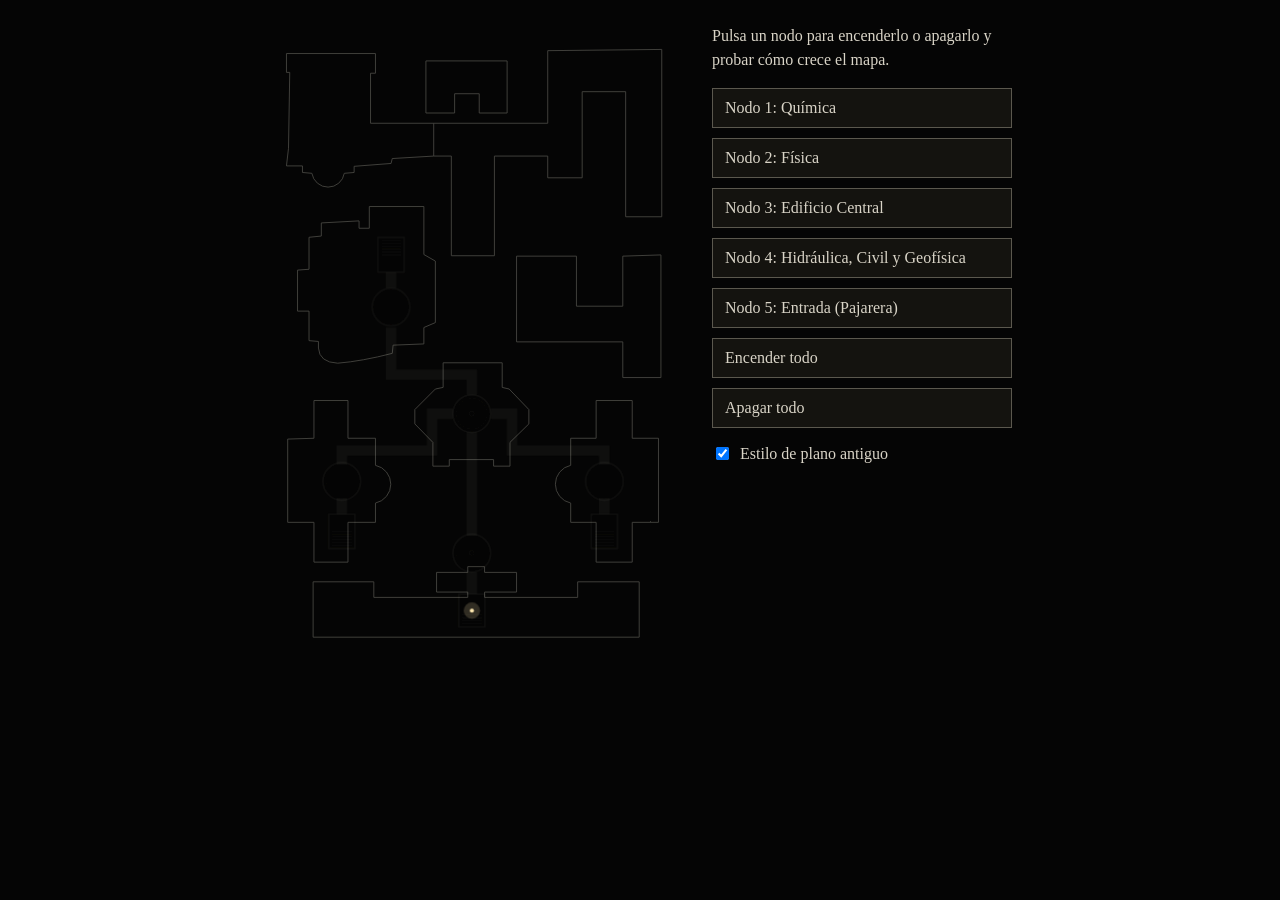
<file: prueba-mapa.html>
<!doctype html>
<html lang="es"><head><meta charset="utf-8"><meta name="viewport" content="width=device-width,initial-scale=1">
<title>Prueba del mapa de túneles</title>
<style>
body{margin:0;background:#050505;color:#d9d4c7;font-family:Georgia,"Times New Roman",serif;display:flex;flex-wrap:wrap;gap:24px;justify-content:center;padding:24px}
.mapa{width:min(420px,92vw)}
.mapa svg{width:100%;height:auto;display:block}
.panel{width:min(300px,92vw);display:flex;flex-direction:column;gap:10px;align-self:flex-start}
button{background:#14130f;color:#d9d4c7;border:1px solid #5b584e;padding:10px 12px;font:inherit;text-align:left;cursor:pointer}
button[aria-pressed="true"]{background:#2b2718;border-color:#ffe9b0}
button:focus-visible{outline:2px solid #ffe9b0;outline-offset:2px}
label{display:flex;gap:8px;align-items:center;margin-top:6px}
p{margin:0 0 6px;line-height:1.5}
</style></head><body>
<div class="mapa"><svg xmlns="http://www.w3.org/2000/svg" viewBox="0 0 1024 1536" class="envejecido" data-encendidos="" role="img" aria-label="Plano de la red de túneles bajo la facultad">
<title>Red de túneles bajo la facultad</title>
<!--
  CÓMO ENCENDER NODOS
  Basta con escribir los números en el atributo del <svg>, separados por espacios:
    <svg data-encendidos="1 3"> ... </svg>   (JS: svg.dataset.encendidos = "1 3")
  Nodos: 1 Química · 2 Física · 3 Edificio Central · 4 Hidráulica/Civil/Geofísica · 5 Entrada (Escuela/Pajarera)
  Estilo de plano antiguo: quitar la clase "envejecido" del <svg> lo desactiva.
  Nivel de oscuridad inicial: cambiar la variable CSS apagado (0 = invisible).
-->
<defs>
<filter id="envejecido" x="-2%" y="-2%" width="104%" height="104%">
<feTurbulence type="fractalNoise" baseFrequency="0.035" numOctaves="2" seed="7" result="r"/>
<feDisplacementMap in="SourceGraphic" in2="r" scale="3" xChannelSelector="R" yChannelSelector="G" result="d"/>
<feGaussianBlur in="d" stdDeviation="1.1"/>
</filter>
</defs>
<style>
svg{--apagado:.05}
[data-nodo]{opacity:var(--apagado);transition:opacity 1.6s ease,filter 1.6s ease}
[data-nodo].i{opacity:0}
svg[data-encendidos~="1"] [data-nodo="1"]{opacity:1}
svg[data-encendidos~="1"] [data-nodo="1"].o,svg[data-encendidos~="1"] [data-nodo="1"].c{filter:drop-shadow(0 0 5px rgba(255,235,185,.55))}
svg[data-encendidos~="2"] [data-nodo="2"]{opacity:1}
svg[data-encendidos~="2"] [data-nodo="2"].o,svg[data-encendidos~="2"] [data-nodo="2"].c{filter:drop-shadow(0 0 5px rgba(255,235,185,.55))}
svg[data-encendidos~="3"] [data-nodo="3"]{opacity:1}
svg[data-encendidos~="3"] [data-nodo="3"].o,svg[data-encendidos~="3"] [data-nodo="3"].c{filter:drop-shadow(0 0 5px rgba(255,235,185,.55))}
svg[data-encendidos~="4"] [data-nodo="4"]{opacity:1}
svg[data-encendidos~="4"] [data-nodo="4"].o,svg[data-encendidos~="4"] [data-nodo="4"].c{filter:drop-shadow(0 0 5px rgba(255,235,185,.55))}
svg[data-encendidos~="5"] [data-nodo="5"]{opacity:1}
svg[data-encendidos~="5"] [data-nodo="5"].o,svg[data-encendidos~="5"] [data-nodo="5"].c{filter:drop-shadow(0 0 5px rgba(255,235,185,.55))}
svg.envejecido #facultad,svg.envejecido #tuneles{filter:url(#envejecido)}
#facultad{opacity:.55}
#luz-entrada{animation:pulso 2.6s ease-in-out infinite}
@keyframes pulso{0%,100%{opacity:.5}50%{opacity:1}}
@media (prefers-reduced-motion:reduce){#luz-entrada{animation:none}[data-nodo]{transition:none}}
</style>
<rect width="1024" height="1536" fill="#050505"/>
<g id="facultad" fill="none" stroke="#7c7a72" stroke-width="2.2" stroke-linejoin="round">
<path d="M45,72 L262,72 L262,120 L250,120 L250,242 L682,242 L682,65 L960,62 L960,470 L872,470 L872,165 L766,165 L766,375 L682,375 L682,322 L552,322 L552,565 L447,565 L447,322 L404,322 L303,328 L300,340 L210,347 L210,362 L186,364 A40,40 0 0 1 107,364 L84,362 L84,346 L45,346 L50,303 L53,118 L45,118 Z"/>
<path d="M404,242 L404,322"/>
<path d="M385,90 L583,90 L583,217 L515,217 L515,170 L455,170 L455,217 L385,217 Z"/>
<path d="M247,445 L380,445 L380,562 L408,578 L408,728 L380,740 L380,780 L305,783 L303,803 Q230,822 170,827 Q125,825 123,790 L123,774 L100,772 L100,700 L72,700 L72,600 L100,598 L100,520 L130,517 L130,485 L222,480 L222,498 L247,498 Z"/>
<path d="M606,566 L752,566 L752,688 L865,688 L865,566 L958,563 L958,862 L865,862 L865,775 L606,775 Z"/>
<path d="M427,826 L571,826 L571,886 L588,890 L636,940 L636,975 L590,1020 L590,1078 L550,1078 L550,1062 L442,1062 L442,1078 L402,1078 L402,1020 L358,975 L358,940 L408,890 L427,886 Z"/>
<path d="M112,918 L195,918 L195,1010 L262,1010 L262,1076 A47,47 0 0 1 262,1168 L262,1215 L195,1215 L195,1312 L112,1312 L112,1215 L48,1215 L48,1012 L112,1010 Z"/>
<path d="M800,918 L888,918 L888,1010 L952,1010 L952,1215 L888,1215 L888,1312 L800,1312 L800,1215 L738,1215 L738,1168 A47,47 0 0 1 738,1076 L738,1010 L800,1010 Z"/>
<path d="M110,1360 L258,1360 L258,1398 L487,1398 L487,1385 L411,1385 L411,1337 L487,1337 L487,1323 L528,1323 L528,1337 L606,1337 L606,1385 L528,1385 L528,1398 L755,1398 L755,1360 L905,1360 L905,1495 L110,1495 Z"/>
</g>
<g id="tuneles">
<g id="paredes"><path class="o" data-nodo="1" d="M543,950 L595,950 L595,1040 L820,1040 L820,1075" fill="none" stroke="#d9d4c7" stroke-width="26"/><path class="o" data-nodo="1" d="M820,1155 L820,1195" fill="none" stroke="#d9d4c7" stroke-width="26"/><path class="o" data-nodo="2" d="M451,950 L400,950 L400,1040 L180,1040 L180,1075" fill="none" stroke="#d9d4c7" stroke-width="26"/><path class="o" data-nodo="2" d="M180,1155 L180,1195" fill="none" stroke="#d9d4c7" stroke-width="26"/><path class="o" data-nodo="4" d="M497,904 L497,855 L300,855 L300,740" fill="none" stroke="#d9d4c7" stroke-width="26"/><path class="o" data-nodo="4" d="M300,644 L300,605" fill="none" stroke="#d9d4c7" stroke-width="26"/><path class="o" data-nodo="5" d="M497,996 L497,1248" fill="none" stroke="#d9d4c7" stroke-width="26"/><path class="o" data-nodo="5" d="M497,1336 L497,1390" fill="none" stroke="#d9d4c7" stroke-width="26"/></g>
<g id="suelo"><path class="i" data-nodo="1" d="M543,950 L595,950 L595,1040 L820,1040 L820,1075" fill="none" stroke="#000" stroke-width="18"/><path class="i" data-nodo="1" d="M820,1155 L820,1195" fill="none" stroke="#000" stroke-width="18"/><path class="i" data-nodo="2" d="M451,950 L400,950 L400,1040 L180,1040 L180,1075" fill="none" stroke="#000" stroke-width="18"/><path class="i" data-nodo="2" d="M180,1155 L180,1195" fill="none" stroke="#000" stroke-width="18"/><path class="i" data-nodo="4" d="M497,904 L497,855 L300,855 L300,740" fill="none" stroke="#000" stroke-width="18"/><path class="i" data-nodo="4" d="M300,644 L300,605" fill="none" stroke="#000" stroke-width="18"/><path class="i" data-nodo="5" d="M497,996 L497,1248" fill="none" stroke="#000" stroke-width="18"/><path class="i" data-nodo="5" d="M497,1336 L497,1390" fill="none" stroke="#000" stroke-width="18"/></g>
<g id="camaras"><g class="c" data-nodo="1"><circle cx="820" cy="1115" r="46" fill="#000" stroke="#d9d4c7" stroke-width="4"/><circle cx="820" cy="1115" r="38" fill="none" stroke="#d9d4c7" stroke-width="1.4" opacity=".7"/></g><g class="c" data-nodo="1"><rect x="788" y="1195" width="64" height="84" fill="#000" stroke="#d9d4c7" stroke-width="4"/><g stroke="#d9d4c7" stroke-width="1.6"><line x1="795" x2="845" y1="1271" y2="1271"/><line x1="795" x2="845" y1="1264" y2="1264"/><line x1="795" x2="845" y1="1257" y2="1257"/><line x1="795" x2="845" y1="1250" y2="1250"/><line x1="795" x2="845" y1="1243" y2="1243"/><line x1="795" x2="845" y1="1236" y2="1236"/></g></g><g class="c" data-nodo="2"><circle cx="180" cy="1115" r="46" fill="#000" stroke="#d9d4c7" stroke-width="4"/><circle cx="180" cy="1115" r="38" fill="none" stroke="#d9d4c7" stroke-width="1.4" opacity=".7"/></g><g class="c" data-nodo="2"><rect x="148" y="1195" width="64" height="84" fill="#000" stroke="#d9d4c7" stroke-width="4"/><g stroke="#d9d4c7" stroke-width="1.6"><line x1="155" x2="205" y1="1271" y2="1271"/><line x1="155" x2="205" y1="1264" y2="1264"/><line x1="155" x2="205" y1="1257" y2="1257"/><line x1="155" x2="205" y1="1250" y2="1250"/><line x1="155" x2="205" y1="1243" y2="1243"/><line x1="155" x2="205" y1="1236" y2="1236"/></g></g><g class="c" data-nodo="3"><circle cx="497" cy="950" r="46" fill="#000" stroke="#d9d4c7" stroke-width="4"/><circle cx="497" cy="950" r="38" fill="none" stroke="#d9d4c7" stroke-width="1.4" opacity=".7"/><circle cx="497" cy="950" r="6" fill="none" stroke="#d9d4c7" stroke-width="1.6"/></g><g class="c" data-nodo="4"><circle cx="300" cy="690" r="46" fill="#000" stroke="#d9d4c7" stroke-width="4"/><circle cx="300" cy="690" r="38" fill="none" stroke="#d9d4c7" stroke-width="1.4" opacity=".7"/></g><g class="c" data-nodo="4"><rect x="268" y="520" width="64" height="85" fill="#000" stroke="#d9d4c7" stroke-width="4"/><g stroke="#d9d4c7" stroke-width="1.6"><line x1="275" x2="325" y1="528" y2="528"/><line x1="275" x2="325" y1="535" y2="535"/><line x1="275" x2="325" y1="542" y2="542"/><line x1="275" x2="325" y1="549" y2="549"/><line x1="275" x2="325" y1="556" y2="556"/><line x1="275" x2="325" y1="563" y2="563"/></g></g><g class="c" data-nodo="5"><circle cx="497" cy="1290" r="46" fill="#000" stroke="#d9d4c7" stroke-width="4"/><circle cx="497" cy="1290" r="38" fill="none" stroke="#d9d4c7" stroke-width="1.4" opacity=".7"/><circle cx="497" cy="1290" r="6" fill="none" stroke="#d9d4c7" stroke-width="1.6"/></g><g class="c" data-nodo="5"><rect x="465" y="1390" width="64" height="80" fill="#000" stroke="#d9d4c7" stroke-width="4"/><g stroke="#d9d4c7" stroke-width="1.6"><line x1="472" x2="522" y1="1462" y2="1462"/><line x1="472" x2="522" y1="1455" y2="1455"/><line x1="472" x2="522" y1="1448" y2="1448"/><line x1="472" x2="522" y1="1441" y2="1441"/><line x1="472" x2="522" y1="1434" y2="1434"/><line x1="472" x2="522" y1="1427" y2="1427"/></g></g></g>
</g>
<g id="luz-entrada"><circle cx="497" cy="1430" r="20" fill="#ffe9b0" opacity=".18"/><circle cx="497" cy="1430" r="5" fill="#ffe9b0"/></g>
</svg>
</div>
<div class="panel">
<p>Pulsa un nodo para encenderlo o apagarlo y probar cómo crece el mapa.</p>
<button data-n="1" aria-pressed="false">Nodo 1: Química</button>
<button data-n="2" aria-pressed="false">Nodo 2: Física</button>
<button data-n="3" aria-pressed="false">Nodo 3: Edificio Central</button>
<button data-n="4" aria-pressed="false">Nodo 4: Hidráulica, Civil y Geofísica</button>
<button data-n="5" aria-pressed="false">Nodo 5: Entrada (Pajarera)</button>
<button id="todos">Encender todo</button>
<button id="nada">Apagar todo</button>
<label><input type="checkbox" id="viejo" checked> Estilo de plano antiguo</label>
</div>
<script>
const svg=document.querySelector('.mapa svg'),on=new Set(),btns=[...document.querySelectorAll('button[data-n]')];
function pintar(){svg.dataset.encendidos=[...on].join(' ');btns.forEach(b=>b.setAttribute('aria-pressed',on.has(b.dataset.n)))}
btns.forEach(b=>b.onclick=()=>{on.has(b.dataset.n)?on.delete(b.dataset.n):on.add(b.dataset.n);pintar()});
todos.onclick=()=>{[1,2,3,4,5].forEach(n=>on.add(String(n)));pintar()};
nada.onclick=()=>{on.clear();pintar()};
viejo.onchange=()=>svg.classList.toggle('envejecido',viejo.checked);
</script></body></html>
</file>
<file: estilo.css>
body {
    margin: 0;
    background: #050505;
    color: #d9d4c7;
    font-family: Georgia, "Times New Roman", serif;
    display: flex;
    flex-wrap: wrap;
    gap: 24px;
    justify-content: center;
    padding: 24px
}
.mapa {
    width: min(420px, 92vw)
}
.mapa svg {
    width: 100%;
    height: auto;
    display: block
}
.panel {
    width: min(420px, 92vw);
    display: flex;
    flex-direction: column;
    gap: 10px;
    align-self: flex-start
}
button {
    background:#14130f;
    color: #d9d4c7;
    border: 1px solid #5b584e;
    padding: 10px 12px;
    font: inherit;
    text-align: left;
    cursor: pointer
}
button[aria-pressed="true"] {
    background: #2b2718;
    border-color: #ffe9b0
}
button:focus-visible {
    outline: 2px solid #ffe9b0;
    outline-offset: 2px
}
label {
    display: flex;
    gap: 8px;
    align-items: center;
    margin-top: 6px
}
p {
    margin: 0 0 6px;
    line-height: 1.5
}

/* ==========================================================
   AMBIENTE: grano de papel viejo y viñeta (solo decorativo)
   ========================================================== */
body::before,
body::after {
    content: "";
    position: fixed;
    inset: 0;
    pointer-events: none
}
body::before {
    opacity: .06;
    background-image: url("data:image/svg+xml;utf8,%3Csvg xmlns='http://www.w3.org/2000/svg' width='160' height='160'%3E%3Cfilter id='n'%3E%3CfeTurbulence type='fractalNoise' baseFrequency='.8' numOctaves='2' stitchTiles='stitch'/%3E%3C/filter%3E%3Crect width='100%25' height='100%25' filter='url(%23n)'/%3E%3C/svg%3E")
}
body::after {
    background: radial-gradient(ellipse at center, transparent 55%, rgba(0, 0, 0, .55) 100%)
}
.link {
    color: cornflowerblue;
}

/* ==========================================================
   INTRODUCCIÓN
   ========================================================== */
/* Ocupan su propia fila y quedan centrados, sin importar el ancho de pantalla */
.intro,
form,
.aviso {
    box-sizing: border-box;
    flex: 0 0 auto;
    width: min(560px, 100%);
    margin-inline: calc((100% - min(560px, 100%)) / 2)
}
.intro {
    padding: 8px 0 12px
}
.registro {
    margin: 0 0 18px;
    font-family: "Courier New", monospace;
    font-size: .75rem;
    letter-spacing: .2em;
    text-transform: uppercase;
    color: #8a8678
}
.intro h1 {
    margin: 0 0 20px;
    font-weight: normal;
    font-size: clamp(1.8rem, 6vw, 2.6rem);
    line-height: 1.15;
    letter-spacing: .02em;
    color: #ffe9b0;
    text-shadow: 0 0 18px rgba(255, 233, 176, .25)
}
.intro p {
    color: #b9b4a6
}
.intro blockquote {
    margin: 18px 0;
    padding: 2px 0 2px 16px;
    border-left: 1px solid #5b584e;
    font-style: italic;
    color: #b9b4a6
}
.intro cite {
    display: block;
    margin-top: 4px;
    font-size: .78rem;
    font-style: normal;
    letter-spacing: .12em;
    text-transform: uppercase;
    color: #6f6c61
}
.intro cite::before {
    content: "— "
}

/* Mensaje del fantasma: aparece línea por línea */
.fantasma {
    margin: 28px 0 22px;
    padding: 20px 22px;
    font-family: "Courier New", monospace;
    color: #ffe9b0;
    background: rgba(255, 233, 176, .04);
    border: 1px solid #2f2d25;
    box-shadow: inset 0 0 30px rgba(0, 0, 0, .5)
}
.fantasma p {
    margin: 0 0 10px;
    color: #ffe9b0;
    text-shadow: 0 0 10px rgba(255, 233, 176, .35);
    opacity: 0;
    animation: aparece 2s ease forwards
}
.fantasma p:nth-child(1) { animation-delay: .4s }
.fantasma p:nth-child(2) { animation-delay: 2.2s }
.fantasma p:nth-child(3) { animation-delay: 4s }
.fantasma p:last-child {
    margin-bottom: 0
}
@keyframes aparece {
    to { opacity: 1 }
}

/* Pista */
.pista {
    padding-top: 18px;
    width: 55%;
    border-top: 1px dashed #3a382f
}
.pista .etiqueta {
    margin-bottom: 8px;
    font-size: .72rem;
    letter-spacing: .24em;
    text-transform: uppercase;
    color: #8a8678
}
.pista p:not(.etiqueta) {
    margin: 0;
    font-family: "Courier New", monospace;
    font-size: 1.02rem;
    line-height: 1.7;
    color: #ffe9b0
}

/* ==========================================================
   FORMULARIO DE INSCRIPCIÓN (ficha de registro)
   ========================================================== */
form, .lista {
    position: relative;
    padding: 32px 30px 34px;
    border: 1px solid #3a382f;
    background: linear-gradient(180deg, rgba(255, 233, 176, .035), rgba(255, 233, 176, 0) 40%), #0a0a09;
    box-shadow: inset 0 0 40px rgba(0, 0, 0, .6)
}
form::before,
form::after {
    content: "";
    position: absolute;
    width: 14px;
    height: 14px;
    border: 1px solid #ffe9b0;
    opacity: .5
}
form::before {
    top: -1px;
    left: -1px;
    border-right: 0;
    border-bottom: 0
}
form::after {
    right: -1px;
    bottom: -1px;
    border-left: 0;
    border-top: 0
}
form h2, .lista h2 {
    display: flex;
    align-items: center;
    gap: 14px;
    margin: 0 0 14px;
    font-size: 1.05rem;
    font-weight: normal;
    letter-spacing: .22em;
    text-transform: uppercase;
    color: #ffe9b0
}
form h2::after {
    content: "";
    flex: 1;
    height: 1px;
    background: linear-gradient(90deg, #5b584e, transparent)
}
form p {
    color: #b9b4a6;
    font-size: .95rem
}
form fieldset {
    display: flex;
    flex-wrap: wrap;
    align-items: center;
    gap: 8px 10px;
    margin: 20px 0 0;
    padding: 0;
    border: 0
}
form fieldset > p {
    flex: 1 1 100%;
    margin: 0
}
form label[for="username"] {
    flex: 1 1 100%;
    margin: 0;
    font-size: .8rem;
    letter-spacing: .14em;
    text-transform: uppercase;
    color: #8a8678
}
form input[type="text"] {
    flex: 1 1 100%;
    box-sizing: border-box;
    padding: 8px 2px;
    font: 1.05rem "Courier New", monospace;
    color: #ffe9b0;
    caret-color: #ffe9b0;
    background: transparent;
    border: 0;
    border-bottom: 1px solid #5b584e;
    outline: none;
    transition: border-color .3s, box-shadow .3s
}
form input[type="text"]:focus {
    border-bottom-color: #ffe9b0;
    box-shadow: 0 1px 0 #ffe9b0, 0 6px 14px -8px rgba(255, 233, 176, .6)
}
form input[type="checkbox"] {
    width: 18px;
    height: 18px;
    margin: 0;
    accent-color: #ffe9b0
}
form input[type="checkbox"]:focus-visible {
    outline: 2px solid #ffe9b0;
    outline-offset: 2px
}
form label[for="permiso"] {
    flex: 1 1 0;
    min-width: 0;
    margin: 0;
    font-size: .9rem;
    color: #b9b4a6
}
form button {
    margin-top: 26px;
    padding: 12px 26px;
    text-align: center;
    text-transform: uppercase;
    letter-spacing: .28em;
    font-size: .8rem;
    color: #ffe9b0;
    background: transparent;
    border: 1px solid #ffe9b0;
    transition: box-shadow .3s, background .3s
}
form button:hover {
    background: rgba(255, 233, 176, .08);
    box-shadow: 0 0 14px rgba(255, 233, 176, .35)
}

@media (max-width: 480px) {
    form { padding: 26px 20px 28px }
}
@media (prefers-reduced-motion: reduce) {
    .fantasma p { opacity: 1; animation: none }
    form button, form input[type="text"] { transition: none }
}

#ranking {
    margin: 20px 0 0;
    padding: 0;
    list-style: none;
    counter-reset: puesto;
    max-height: 130px;           /* con muchos jugadores, la lista se desplaza */
    overflow-y: auto;
    scrollbar-width: thin;
    scrollbar-color: #5b584e transparent
}
#ranking li {
    counter-increment: puesto;
    display: flex;
    align-items: baseline;
    gap: 14px;
    padding: 10px 0;
    border-bottom: 1px dashed #2f2d25;
    font-family: "Courier New", monospace;
    color: #d9d4c7
}
#ranking li::before {
    content: counter(puesto, decimal-leading-zero);
    flex: none;
    width: 2ch;
    font-size: .8rem;
    letter-spacing: .14em;
    color: #6f6c61
}
#ranking .nombre {
    display: flex;
    flex: 1;
    min-width: 0;
    overflow-wrap: anywhere
}
#ranking .nombre::after {            /* línea de puntos hasta el avance */
    content: "";
    flex: 1;
    min-width: 12px;
    margin-left: 10px;
    border-bottom: 1px dotted #3a382f;
    transform: translateY(-.3em)
}
#ranking .nodos {
    flex: none;
    letter-spacing: .1em;
    color: #b9b4a6
}

/* Los tres primeros brillan; quien completó el juego se vuelve verde, como el plano */
#ranking li:nth-child(-n+3) .nombre { color: #ffe9b0; text-shadow: 0 0 10px rgba(255, 233, 176, .3) }
#ranking li:nth-child(-n+3)::before { color: #ffe9b0 }
#ranking li.completo .nodos, #victoria { color: #35e879; text-shadow: 0 0 8px rgba(53, 232, 121, .35) }

/* Lista vacía */
#ranking:empty::before {
    content: "Aún nadie ha dejado huella…";
    display: block;
    font-style: italic;
    color: #6f6c61
}

@media (max-width: 480px) {
    .ranking-caja { padding: 26px 20px 28px }
}
</file>
